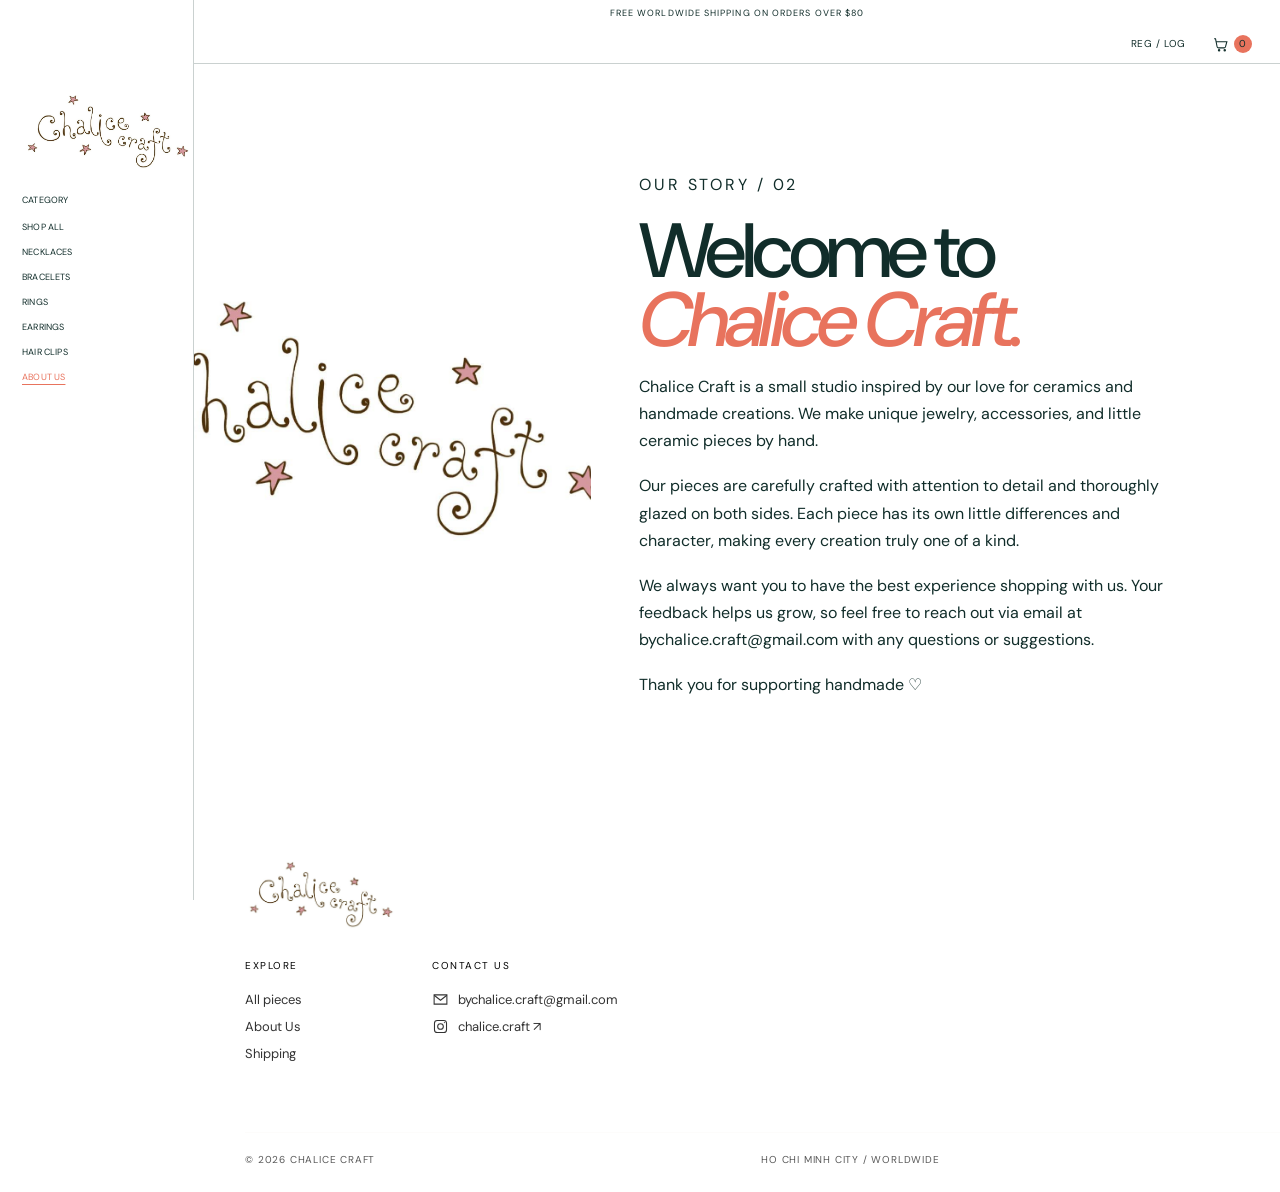
<file: about.html>
<!DOCTYPE html>
<html lang="en">
<head>
    <meta charset="UTF-8">
    <meta name="viewport" content="width=device-width, initial-scale=1.0">
    <title>About Us — Chalice Craft</title>
    <link rel="preconnect" href="https://fonts.googleapis.com">
    <link rel="preconnect" href="https://fonts.gstatic.com" crossorigin>
    <link href="https://fonts.googleapis.com/css2?family=DM+Mono:wght@400;500&family=DM+Sans:wght@400;500;600&family=Playfair+Display:ital,wght@0,500;0,600;1,500&display=swap" rel="stylesheet">
    <link rel="stylesheet" href="styles.css">
    <link rel="stylesheet" href="brand-footer.css">
</head>
<body class="about-page">
    <aside class="home-sidebar">
        <a class="sidebar-logo" href="index.html"><img src="./Image/Menu_Image.jpg" alt="Chalice Craft"></a>
        <nav class="sidebar-nav" aria-label="Shop collections">
            <p class="sidebar-filter-title">Category</p><a href="collection.html?type=all">Shop all</a><a href="collection.html?type=necklaces">Necklaces</a><a href="collection.html?type=bracelets">Bracelets</a><a href="collection.html?type=rings">Rings</a><a href="collection.html?type=earrings">Earrings</a><a href="collection.html?type=hair-clips">Hair clips</a><a href="about.html">About us</a>
        </nav>
        <div class="sidebar-foot"><span>Made slowly, worn daily</span><span>↓ Scroll to explore</span></div>
    </aside>
    <div class="announcement">Free worldwide shipping on orders over $80</div>
    <header class="site-header">
        <button class="menu-button" id="menuToggle" aria-label="Open menu" aria-expanded="false"><span></span><span></span></button>
        <nav class="desktop-nav"><a href="index.html#shop">Shop</a><a href="about.html">Our story</a></nav>
        <a href="index.html" aria-label="Chalice Craft home"><img src="./Image/Menu_Image.jpg" alt="Chalice Craft" class="wordmark header-mark"></a>
        <div class="header-actions">
            <button class="auth-button" id="loginToggle" aria-label="Register or sign in">Reg / Log</button>
            <button class="cart-button" id="cartToggle" aria-label="Open shopping cart"><svg class="cart-icon" viewBox="0 0 24 24" aria-hidden="true"><path d="M3 4h2l2.2 11.2a2 2 0 0 0 2 1.6h7.9a2 2 0 0 0 1.9-1.4L21 8H6"></path><circle cx="10" cy="20" r="1"></circle><circle cx="18" cy="20" r="1"></circle></svg><b id="cartCount">0</b></button>
        </div>
    </header>

    <main>
        <section class="about-story">
            <img src="Image/HRbanner_Chalice%20craft.jpg" alt="Chalice Craft story image">
            <div class="about-story-copy">
                <p class="eyebrow">Our story / 02</p>
                <h1>Welcome to<br><em>Chalice Craft.</em></h1>
                <p>Chalice Craft is a small studio inspired by our love for ceramics and handmade creations. We make unique jewelry, accessories, and little ceramic pieces by hand.</p>
                <p>Our pieces are carefully crafted with attention to detail and thoroughly glazed on both sides. Each piece has its own little differences and character, making every creation truly one of a kind.</p>
                <p>We always want you to have the best experience shopping with us. Your feedback helps us grow, so feel free to reach out via email at <a href="mailto:bychalice.craft@gmail.com">bychalice.craft@gmail.com</a> with any questions or suggestions.</p>
                <p>Thank you for supporting handmade ♡</p>
            </div>
        </section>
    </main>

    <footer>
        <img src="./Image/Menu_Image.jpg" alt="Chalice Craft" class="wordmark footer-mark">
        <div class="footer-links">
            <div>
                <p>Explore</p>
                <a href="index.html#shop">All pieces</a>
                <a href="about.html">About Us</a>
                <a href="shipping.html">Shipping</a>
            </div>
            <div>
                <p>Contact us</p>
                <a class="contact-link" href="mailto:bychalice.craft@gmail.com">
                    <svg class="contact-icon" viewBox="0 0 24 24" aria-hidden="true">
                        <path d="M3 5.5h18v13H3z"></path>
                        <path d="m3 6 9 7 9-7"></path>
                    </svg>
                    <span>bychalice.craft@gmail.com</span>
                </a>
                <a class="contact-link" href="https://www.instagram.com/chalice.craft/" target="_blank" rel="noopener noreferrer">
                    <svg class="contact-icon" viewBox="0 0 24 24" aria-hidden="true">
                        <rect x="3.5" y="3.5" width="17" height="17" rx="4"></rect>
                        <circle cx="12" cy="12" r="4"></circle>
                        <circle class="contact-icon-dot" cx="17.5" cy="6.5" r=".8"></circle>
                    </svg>
                    <span>chalice.craft ↗</span>
                </a>
            </div>
        </div>
        <div class="footer-bottom"><span>© 2026 Chalice Craft</span><span>Ho Chi Minh City / Worldwide</span><span>Privacy & terms</span></div>
    </footer>

    <script src="brand-menu.js"></script>
</body>
</html>
</file>
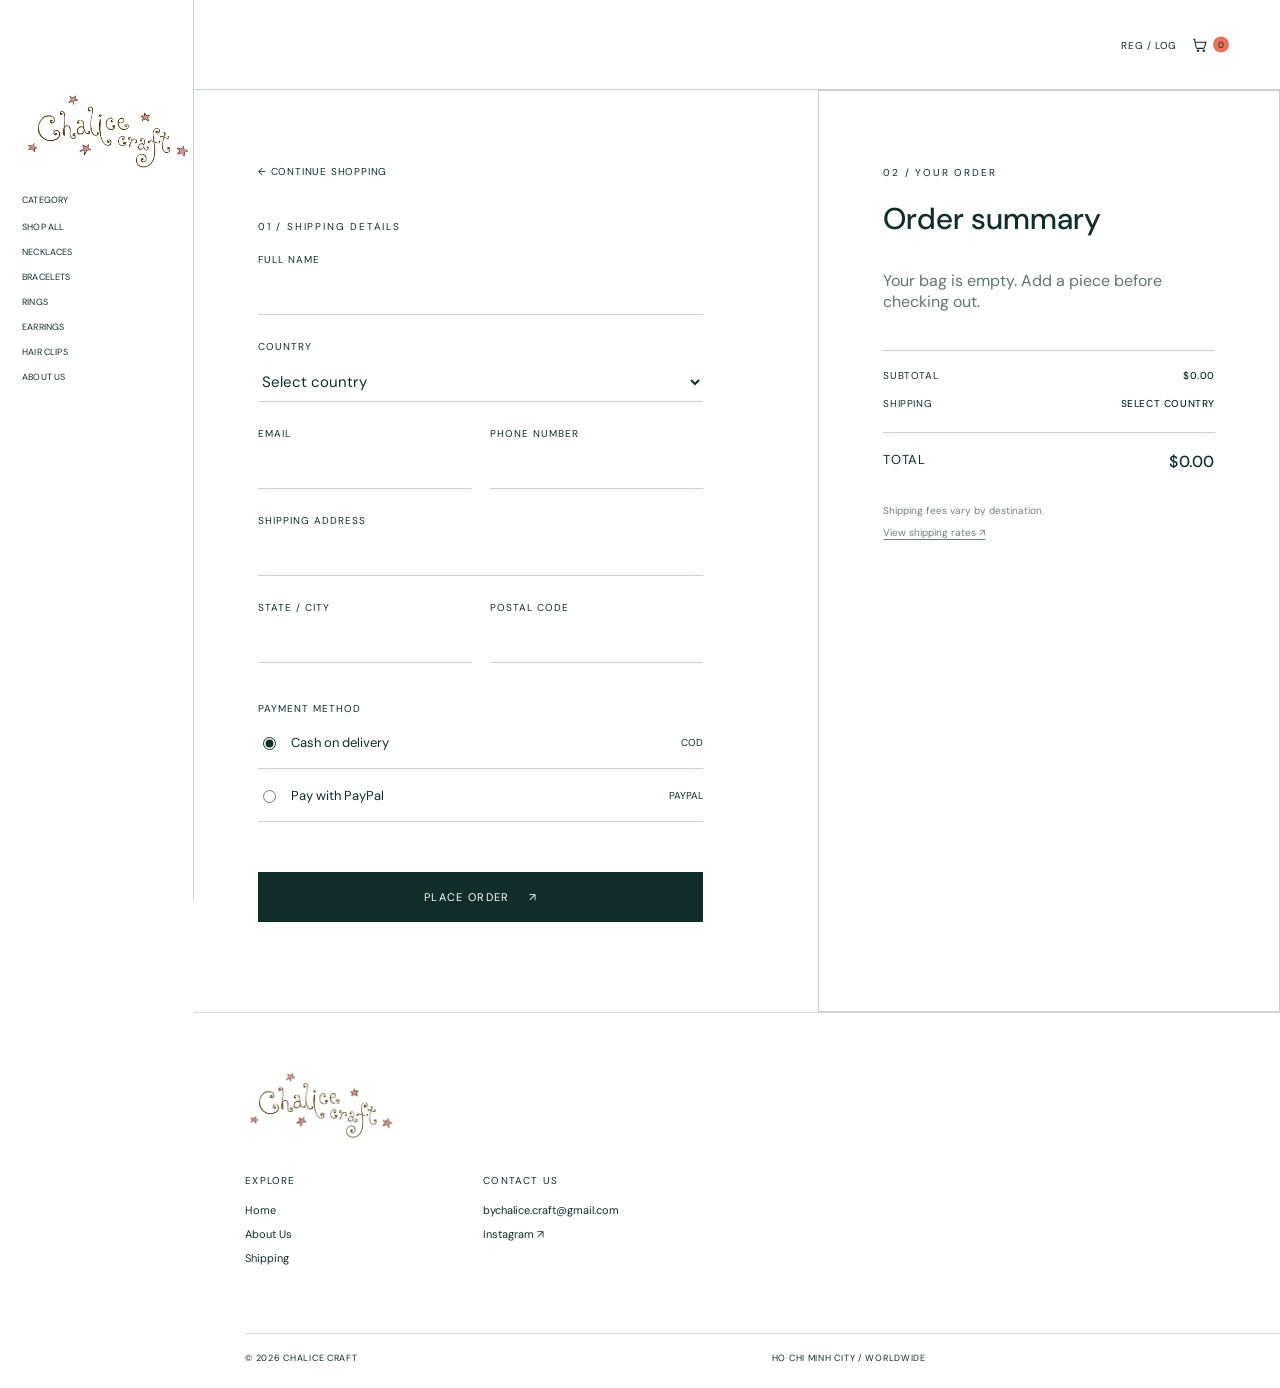
<file: checkout.html>
<!DOCTYPE html>
<html lang="vi">

<head>
    <meta charset="UTF-8">
    <meta name="viewport" content="width=device-width, initial-scale=1.0">
    <title>Checkout — Chalice Craft</title>
    <link rel="preconnect" href="https://fonts.googleapis.com">
    <link rel="preconnect" href="https://fonts.gstatic.com" crossorigin>
    <link
        href="https://fonts.googleapis.com/css2?family=DM+Mono:wght@400;500&family=DM+Sans:wght@400;500;600&family=Playfair+Display:ital,wght@0,500;0,600;1,500&display=swap"
        rel="stylesheet">
    <link rel="stylesheet" href="styles.css">
    <link rel="stylesheet" href="checkout.css">
    <link rel="stylesheet" href="brand-footer.css">
    <script
        src="https://www.paypal.com/sdk/js?client-id=ATZAfxWr8tBLNl9N3epnBsNObx57dxY2o4knFTLgL1XdFj6TJqGuj8sA7VQjhQ4xt7D67AWAEMZ2x8Zc&currency=USD&intent=capture&commit=true&components=buttons"></script>
</head>

<body class="checkout-page">
    <aside class="home-sidebar">
        <a class="sidebar-logo" href="index.html"><img src="./Image/Menu_Image.jpg" alt="Chalice Craft"></a>
        <nav class="sidebar-nav" aria-label="Shop collections">
            <p class="sidebar-filter-title">Category</p><a
                href="collection.html?type=all">Shop all</a><a href="collection.html?type=necklaces">Necklaces</a><a
                href="collection.html?type=bracelets">Bracelets</a><a href="collection.html?type=rings">Rings</a><a
                href="collection.html?type=earrings">Earrings</a><a href="collection.html?type=hair-clips">Hair
                clips</a><a href="about.html">About us</a>
        </nav>
        <div class="sidebar-foot"><span>Made slowly, worn daily</span><span>↓ Scroll to explore</span></div>
    </aside>
    <header class="checkout-header">
        <button class="brand-mobile-toggle" type="button" aria-label="Open menu"
            aria-expanded="false"><span></span><span></span></button>
        <a class="checkout-brand" href="index.html" aria-label="Chalice Craft home">
            <img src="./Image/Menu_Image.jpg" alt="Chalice Craft" class="checkout-brand-image">
        </a>
    </header>
    <main class="checkout-main">
        <section class="checkout-form">
            <a class="checkout-continue" href="index.html">← Continue shopping</a>
            <p class="eyebrow">01 / Shipping details</p>
            <form id="paymentForm">
                <div class="field full"><label for="fullName">Full name</label><input id="fullName" required
                        autocomplete="name"></div>
                <div class="field full"><label for="country">Country</label><select id="country" required>
                        <option value="" selected disabled>Select country</option>
                        <option value="10">United States - Mainland (US)</option>
                        <option value="15">United States - Islands (US)</option>
                        <option value="10">United Kingdom (UK)</option>
                        <option value="10">Singapore</option>
                        <option value="12">Canada</option>
                        <option value="12">Australia</option>
                        <option value="12">New Zealand</option>
                        <option value="12">Saudi Arabia</option>
                        <option value="12">Japan</option>
                        <option value="12">South Korea</option>
                        <option value="12">Hong Kong</option>
                        <option value="9">Thailand</option>
                        <option value="9">Malaysia</option>
                        <option value="9">Philippines</option>
                        <option value="9">Indonesia</option>
                        <option value="9">Brunei</option>
                        <option value="9">India</option>
                        <option value="12">Taiwan</option>
                        <option value="0">Vietnam</option>
                        <option value="16">European Countries and Other Regions</option>
                    </select></div>
                <div class="field"><label for="email">Email</label><input id="email" type="email" required
                        autocomplete="email"></div>
                <div class="field"><label for="phone">Phone number</label><input id="phone" type="tel" required
                        autocomplete="tel"></div>
                <div class="field full"><label for="address">Shipping address</label><input id="address" required
                        autocomplete="street-address"></div>
                <div class="field"><label for="city">State / City</label><input id="city" required
                        autocomplete="address-level2"></div>
                <div class="field"><label for="postal">Postal code</label><input id="postal" inputmode="numeric"
                        required></div>
                <div class="payment-method full"><label>Payment method</label><label class="payment-option"><input
                            type="radio" name="payment" checked> <span>Cash on delivery</span><b>COD</b></label></div>
                <p class="checkout-error" id="checkoutError"></p><button class="place-order" type="submit">Place order
                    <span>↗</span></button>
            </form>
        </section>
        <aside class="order-summary">
            <p class="eyebrow">02 / Your order</p>
            <h2>Order summary</h2>
            <div id="summaryItems"></div>
            <div class="summary-lines">
                <div><span>Subtotal</span><strong id="summarySubtotal">$0.00</strong></div>
                <div><span>Shipping</span><strong id="summaryShipping">$0.00</strong></div>
                <div class="total-line"><span>Total</span><strong id="summaryTotal">$0.00</strong></div>
            </div>
            <p class="shipping-note">Shipping fees vary by destination. <a href="shipping.html">View shipping rates
                    ↗</a></p>
        </aside>
    </main>
    <div class="order-success" id="orderSuccess">
        <div>
            <p class="eyebrow">Order received</p>
            <h2>Thank you,<br><em>we've got it.</em></h2>
            <p>Your Chalice Craft order is being prepared with care.</p><a href="index.html">Back to shop ↗</a>
        </div>
    </div>
    <script src="checkout.js"></script>
    <footer class="brand-footer">
        <img class="brand-footer-logo" src="Image/Menu_Image.jpg" alt="Chalice Craft">
        <div class="brand-footer-links">
            <div>
                <h2>Explore</h2><a href="index.html">Home</a><a href="about.html">About Us</a><a
                    href="shipping.html">Shipping</a>
            </div>
            <div>
                <h2>Contact us</h2><a href="mailto:bychalice.craft@gmail.com">bychalice.craft@gmail.com</a><a
                    href="https://www.instagram.com/chalice.craft/" target="_blank" rel="noopener noreferrer">Instagram
                    ↗</a>
            </div>
        </div>
        <div class="brand-footer-bottom"><span>© 2026 Chalice Craft</span><span>Ho Chi Minh City /
                Worldwide</span><span>Privacy & terms</span></div>
    </footer>
    <script src="brand-menu.js"></script>
    <style>
        @media (max-width: 700px) {
            .checkout-page {
                padding-top: 70px;
            }

            .checkout-page > .checkout-header {
                position: fixed !important;
                top: 0 !important;
                left: 0;
                right: 0;
                z-index: 40 !important;
                background: #fff;
            }

            .checkout-header .checkout-brand {
                position: absolute !important;
                left: 50% !important;
                top: 50% !important;
                right: auto !important;
                grid-column: 1 / -1 !important;
                transform: translate(-50%, -50%) !important;
                margin: 0 !important;
            }
        }
    </style>
</body>

</html>
</file>
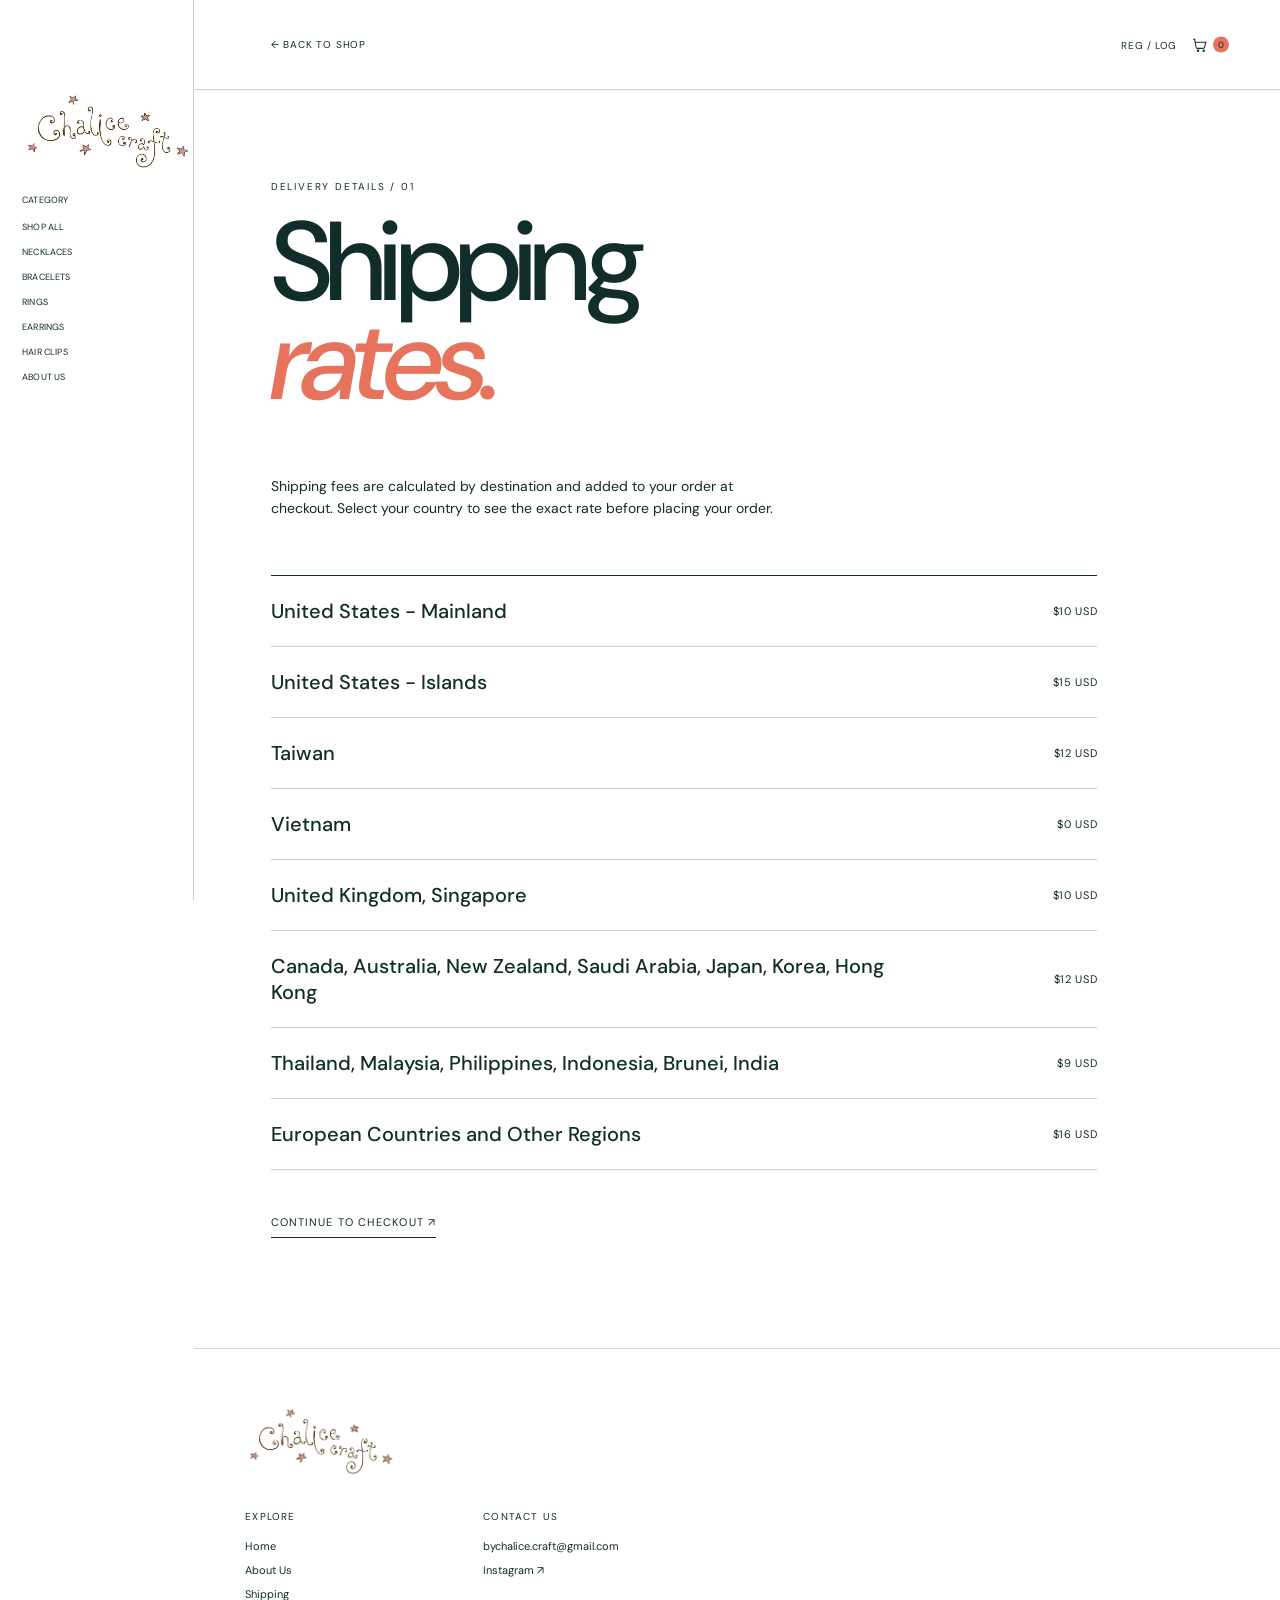
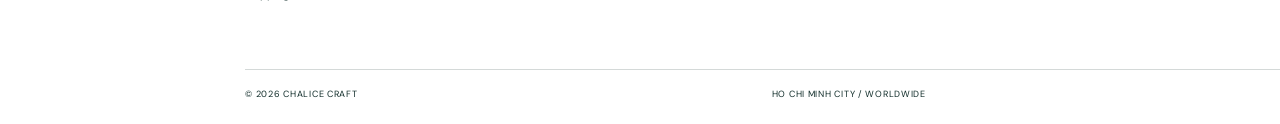
<file: shipping.html>
<!DOCTYPE html>
<html lang="en">

<head>
    <meta charset="UTF-8">
    <meta name="viewport" content="width=device-width, initial-scale=1.0">
    <title>Shipping — Chalice Craft</title>
    <link rel="preconnect" href="https://fonts.googleapis.com">
    <link rel="preconnect" href="https://fonts.gstatic.com" crossorigin>
    <link
        href="https://fonts.googleapis.com/css2?family=DM+Mono:wght@400;500&family=DM+Sans:wght@400;500;600&family=Playfair+Display:ital,wght@0,500;0,600;1,500&display=swap"
        rel="stylesheet">
    <link rel="stylesheet" href="styles.css">
    <link rel="stylesheet" href="checkout.css">
    <style>
        .shipping-page {
            min-height: 100vh;
            background: white;
        }

        .shipping-header {
            height: 90px;
            padding: 0 6vw;
            border-bottom: 1px solid var(--line);
            display: flex;
            align-items: center;
            justify-content: space-between;
            position: sticky;
            top: 0;
            z-index: 30;
            background: #fff;
        }

        .shipping-main {
            max-width: 980px;
            margin: 0 auto;
            padding: 90px 6vw 110px;
        }

        .shipping-main h1 {
            font: 500 clamp(58px, 9vw, 112px)/.88 var(--serif);
            letter-spacing: -.06em;
            margin: 0 0 65px;
        }

        .shipping-main h1 em {
            color: var(--coral);
            font-weight: 500;
        }

        .shipping-intro {
            max-width: 520px;
            margin-bottom: 55px;
            line-height: 1.6;
        }

        .shipping-table {
            border-top: 1px solid var(--ink);
        }

        .shipping-row {
            display: grid;
            grid-template-columns: 1fr 180px;
            gap: 20px;
            padding: 22px 0;
            border-bottom: 1px solid var(--line);
            align-items: center;
        }

        .shipping-row strong {
            font: 500 20px var(--serif);
        }

        .shipping-row span {
            font: 11px var(--mono);
            text-transform: uppercase;
            letter-spacing: .06em;
            text-align: right;
        }

        .shipping-back {
            display: inline-block;
            margin-top: 45px;
            border-bottom: 1px solid var(--ink);
            padding-bottom: 8px;
            font: 11px var(--mono);
            text-transform: uppercase;
            letter-spacing: .1em;
        }

        @media (max-width: 600px) {
            .shipping-header {
                height: 72px;
                padding: 0 20px;
            }

            .shipping-header .wordmark {
                font-size: 28px;
            }

            .shipping-main {
                padding: 65px 22px 80px;
            }

            .shipping-main h1 {
                margin-bottom: 45px;
            }

            .shipping-row {
                grid-template-columns: 1fr 90px;
            }

            .shipping-row strong {
                font-size: 16px;
            }

            .shipping-row span {
                font-size: 9px;
            }
        }
            .shipping-page > .home-sidebar {
                position: fixed;
                inset: 0 auto 0 0;
                width: 194px;
                padding: 25px 22px 20px;
                background: #fff;
                border-right: 1px solid var(--line);
                z-index: 8;
            }

            .shipping-page > .home-sidebar .sidebar-logo img {
                display: block;
                width: 169px;
                height: 79px;
                object-fit: contain;
                margin-top: 64px;
                margin-bottom: -19px;
            }

            .shipping-page > .home-sidebar .sidebar-nav {
                display: flex;
                flex-direction: column;
                gap: 13px;
            }

            .shipping-page > .home-sidebar .sidebar-nav a,
            .shipping-page > .home-sidebar .sidebar-foot {
                font: 9px var(--mono);
                text-transform: uppercase;
            }

            .shipping-page > .shipping-header,
            .shipping-page > .shipping-main {
                margin-left: 194px;
            }

            @media (max-width: 600px) {
                .shipping-page > .home-sidebar {
                    position: static;
                    width: auto;
                    padding: 18px 20px;
                    border-right: 0;
                }

                .shipping-page > .home-sidebar .sidebar-logo {
                    margin: 0 auto 18px;
                }

                .shipping-page > .home-sidebar .sidebar-logo img {
                    width: 125px;
                    height: auto;
                    margin: 0 auto;
                }

                .shipping-page > .home-sidebar .sidebar-nav {
                    flex-direction: row;
                    flex-wrap: wrap;
                    gap: 12px 18px;
                }

                .shipping-page > .home-sidebar .sidebar-foot {
                    display: none;
                }

                .shipping-page > .shipping-header,
                .shipping-page > .shipping-main {
                    margin-left: 0;
                }
            }

    </style>
    <link rel="stylesheet" href="brand-footer.css">
</head>

<body class="shipping-page">
    <aside class="home-sidebar">
        <a class="sidebar-logo" href="index.html"><img src="./Image/Menu_Image.jpg" alt="Chalice Craft"></a>
        <nav class="sidebar-nav" aria-label="Shop collections">
            <p class="sidebar-filter-title">Category</p><a href="collection.html?type=all">Shop all</a><a href="collection.html?type=necklaces">Necklaces</a><a href="collection.html?type=bracelets">Bracelets</a><a href="collection.html?type=rings">Rings</a><a href="collection.html?type=earrings">Earrings</a><a href="collection.html?type=hair-clips">Hair clips</a><a href="about.html">About us</a>
        </nav>
        <div class="sidebar-foot"><span>Made slowly, worn daily</span><span>↓ Scroll to explore</span></div>
    </aside>
    <header class="shipping-header">
        <button class="brand-mobile-toggle" type="button" aria-label="Open menu" aria-expanded="false"><span></span><span></span></button>
        <a class="wordmark" href="index.html">Chalice Craft<span>°</span></a>
        <a class="back-link" href="index.html">← Back to shop</a>
    </header>
    <main class="shipping-main">
        <p class="eyebrow">Delivery details / 01</p>
        <h1>Shipping<br><em>rates.</em></h1>
        <p class="shipping-intro">Shipping fees are calculated by destination and added to your order at checkout.
            Select your country to see the exact rate before placing your order.</p>
        <div class="shipping-table" aria-label="Shipping rates by region">
            <div class="shipping-row"><strong>United States - Mainland</strong><span>$10 USD</span></div>
            <div class="shipping-row"><strong>United States - Islands</strong><span>$15 USD</span></div>
            <div class="shipping-row"><strong>Taiwan</strong><span>$12 USD</span></div>
            <div class="shipping-row"><strong>Vietnam</strong><span>$0 USD</span></div>
            <div class="shipping-row"><strong>United Kingdom, Singapore</strong><span>$10 USD</span></div>
            <div class="shipping-row"><strong>Canada, Australia, New Zealand, Saudi Arabia, Japan, Korea, Hong
                    Kong</strong><span>$12 USD</span></div>
            <div class="shipping-row"><strong>Thailand, Malaysia, Philippines, Indonesia, Brunei, India</strong><span>$9
                    USD</span></div>
            <div class="shipping-row"><strong>European Countries and Other Regions</strong><span>$16 USD</span></div>
        </div>
        <a class="shipping-back" href="checkout.html">Continue to checkout ↗</a>
    </main>
    <footer class="brand-footer">
        <img class="brand-footer-logo" src="Image/Menu_Image.jpg" alt="Chalice Craft">
        <div class="brand-footer-links"><div><h2>Explore</h2><a href="index.html">Home</a><a href="about.html">About Us</a><a href="shipping.html">Shipping</a></div><div><h2>Contact us</h2><a href="mailto:bychalice.craft@gmail.com">bychalice.craft@gmail.com</a><a href="https://www.instagram.com/chalice.craft/" target="_blank" rel="noopener noreferrer">Instagram ↗</a></div></div>
        <div class="brand-footer-bottom"><span>© 2026 Chalice Craft</span><span>Ho Chi Minh City / Worldwide</span><span>Privacy & terms</span></div>
    </footer>
    <script src="brand-menu.js"></script>
</body>

</html>
</file>
<file: styles.css>
:root {
    --ink: #112d2a;
    --paper: #ffffff;
    --lime: #dbe85c;
    --coral: #e8735d;
    --line: rgba(17, 45, 42, .22);
    --serif: 'DM Sans', sans-serif;
    --sans: 'DM Sans', sans-serif;
    --mono: 'DM Sans', sans-serif
}

* {
    box-sizing: border-box
}

.intro-visual {
    width: min(34vw, 430px);
    aspect-ratio: 1 / 1.08;
    background: url('https://images.unsplash.com/photo-1617038220319-276d3cfab638?auto=format&fit=crop&w=900&q=85') center / cover;
    filter: saturate(.78);
    transform: rotate(2deg);
    box-shadow: 14px 14px 0 var(--lime)
}

html {
    scroll-behavior: smooth
}

body {
    margin: 0;
    background: white;
    color: var(--ink);
    font-family: var(--sans);
    font-size: 14px
}

button, a {
    color: inherit;
    font: inherit
}

button {
    border: 0;
    background: none;
    cursor: pointer
}

a {
    text-decoration: none
}

.announcement {
    background: white;
    height: 34px;
    display: flex;
    align-items: center;
    justify-content: center;
    gap: 20px;
    text-transform: uppercase;
    letter-spacing: .12em;
    font: 11px var(--mono);
    position: sticky;
    top: 0;
    z-index: 30
}

.announcement span {
    font-size: 16px
}

.site-header {
    height: 82px;
    border-bottom: 1px solid white;
    display: grid;
    grid-template-columns: 1fr auto 1fr;
    align-items: center;
    padding: 0 4vw;
    position: sticky;
    top: 34px;
    z-index: 29;
    background: #fff
}

.desktop-nav {
    display: flex;
    gap: 28px;
    text-transform: uppercase;
    letter-spacing: .1em;
    font: 11px var(--mono)
}

.desktop-nav a, .text-link {
    transition: opacity .2s
}

.desktop-nav a:hover, .text-link:hover {
    opacity: .55
}

.wordmark {
    font: 500 clamp(22px, 4vw, 40px)/1 var(--serif);
    letter-spacing: -.08em
}

.wordmark span {
    font: 20px var(--sans);
    vertical-align: top;
    margin-left: 2px
}

.header-actions {
    justify-self: end;
    display: flex;
    align-items: center;
    gap: 18px
}

.icon-button {
    font-size: 27px;
    line-height: 1
}

.auth-button {
    font: 10px var(--mono);
    text-transform: uppercase;
    letter-spacing: .06em;
    white-space: nowrap;
    position: absolute;
    right: 22px;
}

.auth-button:hover {
    opacity: .55;
}

.cart-button {
    font: 11px var(--mono);
    text-transform: uppercase;
    letter-spacing: .08em
}

.cart-icon {
    width: 17px;
    height: 17px;
    fill: none;
    stroke: currentColor;
    stroke-width: 1.5;
    vertical-align: middle;
}

.cart-button b {
    background: var(--coral);
    display: inline-flex;
    width: 18px;
    height: 18px;
    border-radius: 50%;
    align-items: center;
    justify-content: center;
    font: 10px var(--mono);
    margin-left: 5px
}

.menu-button {
    background-color: #000000;
    display: none;
}

.collection-intro {
    padding: 82px 8vw 88px;
    display: flex;
    justify-content: space-between;
    align-items: end;
    min-height: 365px
}

.eyebrow {
    font: 10px var(--mono);
    text-transform: uppercase;
    letter-spacing: .18em;
    margin: 0 0 20px
}

.collection-intro h1 {
    font: 500 clamp(48px, 7vw, 102px)/.92 var(--serif);
    letter-spacing: -.06em;
    margin: 0
}

.collection-intro h1 em, .story-copy h2 em, .signup h2 em {
    font-weight: 500;
    color: var(--coral)
}

.filter-tabs {
    display: flex;
    gap: 25px
}

.filter-tabs button, .sort-button, .sort-menu button {
    font: 11px var(--mono);
    text-transform: uppercase;
    letter-spacing: .06em;
    opacity: .58
}

.filter-tabs button.active, .filter-tabs button:hover, .sort-button:hover {
    opacity: 1
}

.filter-tabs button.active {
    border-bottom: 1px solid var(--ink);
    padding-bottom: 4px
}

.sort-button span {
    font-size: 15px;
    margin-left: 7px
}

.sort-menu {
    position: absolute;
    right: 4vw;
    top: 57px;
    background: var(--paper);
    border: 1px solid var(--line);
    z-index: 5;
    display: none;
    padding: 8px 0;
    width: 190px
}

.sort-menu.open {
    display: block
}

.sort-menu button {
    display: block;
    text-align: left;
    width: 100%;
    padding: 10px 15px;
    opacity: 1
}

.sort-menu button:hover {
    background: white;
}

.product-grid {
    display: grid;
    grid-template-columns: repeat(4, 1fr);
    gap: 0 14px;
    padding: 14px 4vw 55px
}

.pagination {
    display: flex;
    justify-content: center;
    align-items: center;
    gap: 8px;
    padding: 0 4vw 75px;
}

.pagination:empty {
    display: none;
}

.pagination button {
    min-width: 32px;
    height: 32px;
    padding: 0 8px;
    border: 1px solid var(--line);
    font: 10px var(--mono);
}

.pagination button:hover, .pagination button.active {
    background: var(--ink);
    color: var(--paper);
}

.pagination button:disabled {
    opacity: .3;
    cursor: default;
}

.product-card {
    min-width: 0;
    position: relative;
    margin-bottom: 38px
}

.product-image {
    aspect-ratio: 1/1.12;
    position: relative;
    overflow: hidden;
    background: #ffffff
}

.product-image img {
    width: 100%;
    height: 100%;
    object-fit: cover;
    display: block;
    transition: transform .5s
}

.product-card:hover .product-image img {
    transform: scale(1.045)
}

.product-card .tag {
    position: absolute;
    top: 12px;
    left: 12px;
    background: var(--lime);
    padding: 6px 9px;
    font: 9px var(--mono);
    text-transform: uppercase;
    letter-spacing: .07em;
    z-index: 1
}

.wishlist {
    position: absolute;
    right: 13px;
    top: 10px;
    font-size: 24px;
    z-index: 2
}

.wishlist.liked {
    color: var(--coral)
}

.product-info {
    display: flex;
    justify-content: space-between;
    gap: 10px;
    padding-top: 12px
}

.product-name {
    font: 500 16px var(--serif);
    margin: 0 0 5px
}

.product-meta {
    font: 10px var(--mono);
    text-transform: uppercase;
    letter-spacing: .08em;
    opacity: .55
}

.product-price {
    font: 11px var(--mono);
    padding-top: 2px;
    white-space: nowrap
}

.old-price {
    text-decoration: line-through;
    opacity: .5;
    margin-right: 5px
}

.story-band {
    background: var(--ink);
    color: var(--paper);
    display: grid;
    grid-template-columns: 1.1fr .9fr;
    min-height: 550px
}

.story-image {
    background: url('https://images.unsplash.com/photo-1617038220319-276d3cfab638?auto=format&fit=crop&w=1200&q=85') center/cover;
    filter: saturate(.7)
}

.story-copy {
    padding: 12vw 9vw 10vw
}

.story-copy h2, .signup h2 {
    font: 500 clamp(45px, 5vw, 75px)/.96 var(--serif);
    letter-spacing: -.05em;
    margin: 0 0 32px
}

.story-copy p:not(.eyebrow) {
    max-width: 300px;
    line-height: 1.65;
    color: #d9d8ce
}

.text-link {
    display: inline-block;
    margin-top: 38px;
    border-bottom: 1px solid var(--paper);
    padding-bottom: 8px;
    font: 11px var(--mono);
    text-transform: uppercase;
    letter-spacing: .08em
}

.text-link span, .checkout-button span, .signup button span {
    margin-left: 12px
}

.signup {
    padding: 70px 8vw 75px;
    display: flex;
    flex-direction: column;
    align-items: center;
    text-align: center
}

.signup h2 {
    margin-bottom: 42px
}

.signup form {
    width: min(490px, 100%);
    display: flex;
    border-bottom: 1px solid var(--ink);
    padding-bottom: 10px
}

.signup input {
    background: none;
    border: 0;
    outline: 0;
    flex: 1;
    font: 14px var(--sans);
    color: var(--ink)
}

.signup button {
    font: 11px var(--mono);
    text-transform: uppercase;
    letter-spacing: .1em
}

.signup small {
    font: 11px var(--mono);
    opacity: .55;
    margin-top: 17px
}

footer {
    background: white;
    color: black;
    padding: 6px 4vw 26px
}

.footer-mark {
    display: block;
    color: black;
    width: 150px;
    height: auto;
    margin-bottom: -40px;
}

.footer-links {
    display: flex;
    gap: 130px;
    margin: 70px 0
}


.footer-links div {
    display: flex;
    flex-direction: column;
    gap: 10px
}

.footer-links p {
    color: black;
    font: 10px var(--mono);
    text-transform: uppercase;
    letter-spacing: .15em;
    margin: 0 0 9px
}

.footer-links a {
    font: 13px var(--sans);
    opacity: .8
}

.contact-link {
    display: inline-flex;
    align-items: center;
    gap: 9px;
}

.contact-icon {
    width: 17px;
    height: 17px;
    flex: 0 0 17px;
    fill: none;
    stroke: currentColor;
    stroke-width: 1.5;
}

.contact-icon-dot {
    fill: currentColor;
    stroke: none;
}

.footer-bottom {
    border-top: 1px solid rgba(244, 240, 232, .25);
    padding-top: 20px;
    display: flex;
    justify-content: space-between;
    font: 10px var(--mono);
    text-transform: uppercase;
    letter-spacing: .08em;
    opacity: .65
}

.search-overlay {
    position: fixed;
    inset: 0;
    background: var(--paper);
    color: var(--ink);
    z-index: 20;
    padding: 13vh 12vw;
    display: none
}

.search-overlay.open {
    display: block
}

.close-search {
    position: absolute;
    right: 5vw;
    top: 35px;
    font-size: 30px
}

.search-overlay label {
    display: block;
    font: 10px var(--mono);
    text-transform: uppercase;
    letter-spacing: .15em;
    margin-bottom: 25px
}

.search-overlay input {
    width: 100%;
    background: transparent;
    border: 0;
    border-bottom: 1px solid var(--ink);
    font: 500 clamp(40px, 8vw, 100px) var(--serif);
    outline: 0;
    padding-bottom: 10px;
    color: var(--ink)
}

.search-overlay p {
    font: 11px var(--mono);
    margin-top: 22px
}

.search-results {
    display: grid;
    gap: 0;
    max-width: 760px;
    margin-top: 42px;
    border-top: 1px solid var(--line);
}

.search-result {
    display: grid;
    grid-template-columns: 62px 1fr auto;
    gap: 15px;
    align-items: center;
    padding: 12px 0;
    border-bottom: 1px solid var(--line);
    text-align: left;
}

.search-result:hover {
    background: rgba(17, 45, 42, .06);
}

.search-result img {
    width: 62px;
    height: 62px;
    object-fit: cover;
}

.search-result strong {
    display: block;
    font: 500 18px var(--serif);
    margin-bottom: 5px;
}

.search-result small, .search-result b {
    font: 9px var(--mono);
    text-transform: uppercase;
    letter-spacing: .06em;
    opacity: .6;
}

.search-result b {
    opacity: 1;
    white-space: nowrap;
}

.search-empty {
    padding: 18px 0;
    font: 11px var(--mono);
    opacity: .65;
}

.login-modal {
    position: fixed;
    inset: 0;
    background: rgba(17, 45, 42, .45);
    z-index: 25;
    display: none;
    align-items: center;
    justify-content: center;
    padding: 20px
}

.login-modal.open {
    display: flex
}

.login-box {
    position: relative;
    background: white;
    width: min(460px, 100%);
    padding: 58px 48px 45px;
    box-shadow: 0 20px 80px rgba(17, 45, 42, .18)
}

.close-login {
    position: absolute;
    right: 22px;
    top: 16px;
    font-size: 27px
}

.login-box h2 {
    font: 500 48px/.95 var(--serif);
    letter-spacing: -.05em;
    margin: 0 0 35px
}

.login-box h2 em {
    color: var(--coral);
    font-weight: 500
}

.login-box form {
    display: flex;
    flex-direction: column
}

.login-box label {
    font: 10px var(--mono);
    letter-spacing: .1em;
    text-transform: uppercase;
    margin: 0 0 8px
}

.login-box input {
    height: 40px;
    background: transparent;
    border: 0;
    border-bottom: 1px solid var(--line);
    outline: 0;
    margin-bottom: 23px;
    color: var(--ink);
    font: 16px var(--sans)
}

.login-box input:focus {
    border-color: var(--ink)
}

.login-box select {
    height: 40px;
    background: transparent;
    border: 0;
    border-bottom: 1px solid var(--line);
    outline: 0;
    margin-bottom: 23px;
    color: var(--ink);
    font: 15px var(--sans)
}

.login-box select:focus {
    border-color: var(--ink)
}

.phone-field {
    display: flex;
    align-items: center;
    border-bottom: 1px solid var(--line);
    margin-bottom: 23px
}

.phone-field:focus-within {
    border-color: var(--ink)
}

.phone-field span {
    font: 15px var(--sans);
    padding-right: 10px;
    opacity: .65
}

.phone-field input {
    flex: 1;
    border-bottom: 0;
    margin-bottom: 0
}

.terms-check {
    display: flex !important;
    flex-direction: row;
    align-items: flex-start;
    gap: 9px;
    text-transform: none !important;
    letter-spacing: 0 !important;
    line-height: 1.4;
    margin: 0 0 18px !important;
}

.terms-check input {
    width: 15px;
    height: 15px;
    margin: 1px 0 0;
    accent-color: var(--ink);
}

.terms-check span {
    font: 11px var(--sans);
}

.account-switch {
    font: 11px var(--mono);
    text-align: center;
    margin: 20px 0 0;
}

.account-switch button {
    border-bottom: 1px solid var(--ink);
    text-transform: uppercase;
    font: inherit;
}

.login-box form[hidden] {
    display: none;
}

.login-error {
    min-height: 18px;
    color: var(--coral);
    font: 11px var(--mono);
    margin: 0 0 10px
}

.login-submit {
    background: var(--ink);
    color: var(--paper);
    padding: 16px;
    font: 11px var(--mono);
    letter-spacing: .1em;
    text-transform: uppercase
}

.login-submit span {
    margin-left: 12px
}

.login-note {
    font: 10px var(--mono);
    opacity: .55;
    margin: 20px 0 0;
    text-align: center
}

.toast {
    position: fixed;
    right: 28px;
    bottom: 28px;
    z-index: 40;
    display: flex;
    align-items: center;
    gap: 12px;
    min-width: 250px;
    padding: 15px 16px;
    background: var(--ink);
    color: var(--paper);
    box-shadow: 0 12px 30px rgba(17, 45, 42, .2);
    transform: translateY(130%);
    opacity: 0;
    transition: transform .3s ease, opacity .3s ease;
}

.toast.show {
    transform: translateY(0);
    opacity: 1;
}

.toast-mark {
    display: grid;
    place-items: center;
    width: 20px;
    height: 20px;
    border-radius: 50%;
    background: var(--lime);
    color: var(--ink);
    font: 12px var(--mono);
}

.toast-message {
    font: 11px var(--mono);
    text-transform: uppercase;
    letter-spacing: .08em;
}

.toast button {
    margin-left: auto;
    color: inherit;
    font-size: 18px;
    line-height: 1;
}

@media (max-width: 600px) {
    .toast {
        right: 16px;
        bottom: 16px;
        left: 16px;
        min-width: 0;
    }
}

.cart-drawer {
    position: fixed;
    z-index: 15;
    right: 0;
    top: 0;
    height: 100vh;
    width: min(440px, 100%);
    background: white;
    transform: translateX(100%);
    transition: transform .35s;
    display: flex;
    flex-direction: column;
    padding: 30px
}

.cart-drawer.open {
    transform: translateX(0)
}

.profile-drawer {
    position: fixed;
    z-index: 16;
    right: 0;
    top: 0;
    height: 100vh;
    width: min(420px, 100%);
    background: var(--paper);
    transform: translateX(100%);
    transition: transform .35s;
    padding: 30px;
}

.profile-drawer.open {
    transform: translateX(0);
}

.profile-form {
    display: flex;
    flex-direction: column;
    padding-top: 30px;
}

.profile-form label {
    font: 10px var(--mono);
    text-transform: uppercase;
    letter-spacing: .1em;
    margin: 0 0 8px;
}

.profile-form input, .profile-form select {
    height: 40px;
    background: transparent;
    border: 0;
    border-bottom: 1px solid var(--line);
    outline: 0;
    margin-bottom: 23px;
    color: var(--ink);
    font: 15px var(--sans);
}

.profile-form input:focus, .profile-form select:focus {
    border-color: var(--ink);
}

.profile-error {
    min-height: 18px;
    color: var(--coral);
    font: 11px var(--mono);
    margin: 0 0 10px;
}

.profile-logout {
    width: 100%;
    margin-top: 16px;
    padding: 12px;
    border: 1px solid var(--coral);
    color: var(--coral);
    font: 10px var(--mono);
    text-transform: uppercase;
    letter-spacing: .08em;
}

.profile-logout:hover {
    background: var(--coral);
    color: var(--paper);
}

.drawer-head {
    display: flex;
    justify-content: space-between;
    border-bottom: 1px solid var(--line);
    padding-bottom: 22px
}

.drawer-head h2 {
    font: 500 26px var(--serif);
    margin: 0
}

.drawer-head h2 span {
    font: 11px var(--mono);
    vertical-align: top
}

.drawer-head button {
    font-size: 26px
}

.cart-items {
    flex: 1;
    padding-top: 20px
}

.empty-cart {
    font: 16px var(--serif);
    opacity: .65
}

.cart-line {
    display: flex;
    gap: 13px;
    margin-bottom: 20px
}

.cart-line img {
    width: 75px;
    height: 85px;
    object-fit: cover
}

.cart-line h3 {
    font: 500 16px var(--serif);
    margin: 3px 0 8px
}

.cart-line p {
    font: 10px var(--mono);
    margin: 0
}

.cart-quantity-control {
    display: inline-flex;
    align-items: center;
    gap: 7px;
    margin-top: 8px;
    font: 10px var(--mono);
}

.cart-quantity-control button {
    width: 20px;
    height: 20px;
    padding: 0;
    border: 1px solid var(--line);
    background: transparent;
    cursor: pointer;
    line-height: 1;
}

.cart-quantity-control button:hover {
    background: var(--ink);
    color: var(--paper);
}

.remove-item {
    margin-left: auto;
    font-size: 19px
}

.cart-footer {
    border-top: 1px solid var(--line);
    padding-top: 20px
}

.cart-footer>div {
    display: flex;
    justify-content: space-between;
    font: 11px var(--mono);
    text-transform: uppercase;
    margin-bottom: 20px
}

.checkout-button {
    width: 100%;
    padding: 17px;
    background: var(--ink);
    color: var(--paper);
    font: 11px var(--mono);
    text-transform: uppercase;
    letter-spacing: .1em
}

.scrim {
    display: none;
    position: fixed;
    inset: 0;
    background: rgba(17, 45, 42, .35);
    z-index: 10
}

.scrim.open {
    display: block
}

@media(max-width:760px) {
    .site-header .menu-button {
        position: relative;
        width: 44px;
        height: 44px;
        display: flex;
        align-items: center;
        justify-content: center;
        gap: 4px;
        background: #ffffff;
        border: 0;
    }

    .site-header .menu-button::before {
        display: none;
    }

    .site-header .menu-button span {
        width: 20px;
        height: 2px;
        background: #000000;
    }

    .announcement {
        font-size: 9px;
        gap: 7px
    }

    .site-header {
        height: 70px;
        padding: 0 18px;
        grid-template-columns: 44px 1fr auto;
        gap: 10px;
    }

    .desktop-nav {
        display: none
    }

    .menu-button {
        display: flex;
        flex-direction: column;
        gap: 5px;
        align-items: center;
        justify-content: center;
        width: 44px;
        height: 40px;
        padding: 0;
        color: #000000;
        background: transparent;
    }

    .menu-button span {
        display: block;
        height: 2px;
        background: #000000;
        width: 20px;
    }

    .wordmark {
        display: block;
        width: 122px;
        height: 54px;
        object-fit: contain;
        justify-self: center;
    }

    .header-actions {
        gap: 10px
    }

    .cart-button {
        font-size: 10px
    }

    .collection-intro {
        padding: 62px 22px 60px;
        display: block;
        min-height: 0
    }

    .collection-intro h1 {
        font-size: 57px
    }

    .intro-note {
        width: 250px;
        margin: 42px 0 0 auto
    }

    .toolbar {
        padding: 0 22px;
        overflow: visible;
        min-height: 62px;
        gap: 25px
    }

    .filter-tabs {
        gap: 19px;
        white-space: nowrap
    }

    .filter-tabs button {
        font-size: 10px
    }

    .sort-button {
        margin-left: auto;
        white-space: nowrap
    }

    .product-grid {
        grid-template-columns: repeat(2, 1fr);
        gap: 0 9px;
        padding: 9px 12px 70px
    }

    .product-card {
        margin-bottom: 25px
    }

    .product-image {
        aspect-ratio: 1/1.18
    }

    .product-card .tag {
        top: 8px;
        left: 8px;
        font-size: 8px;
        padding: 5px
    }

    .wishlist {
        right: 7px;
        top: 5px;
        font-size: 21px
    }

    .product-info {
        display: block;
        padding: 9px 2px
    }

    .product-name {
        font-size: 14px;
        white-space: nowrap;
        overflow: hidden;
        text-overflow: ellipsis
    }

    .product-meta {
        font-size: 8px;
        margin-top: 3px
    }

    .product-price {
        font-size: 10px;
        margin-top: 8px
    }

    .story-band {
        grid-template-columns: 1fr;
        min-height: 0
    }

    .story-image {
        height: 365px
    }

    .story-copy {
        padding: 65px 25px 75px
    }

    .story-copy h2 {
        font-size: 55px
    }

    .signup {
        padding: 55px 22px 60px
    }

    .signup h2 {
        font-size: 49px
    }

    footer {
        padding: 48px 22px 23px
    }

    .footer-links {
        gap: 70px;
        margin: 55px 0
    }

    .footer-bottom {
        display: grid;
        gap: 10px;
        font-size: 8px
    }

    .search-overlay {
        padding: 14vh 22px
    }

    .cart-drawer {
        padding: 25px 20px
    }
}

@media(min-width:761px) {
    .featured-categories,
    .featured-gallery-section {
        padding-left: 22px;
        padding-right: 22px;
    }

    .featured-categories {
        padding-top: 42px;
        padding-bottom: 42px;
    }

    .featured-gallery-section {
        padding-top: 42px;
        padding-bottom: 55px;
    }

    .category-grid {
        gap: 8px;
    }
}

.home-hero {
    margin-left: 0;
    background: #fff;
}

.home-hero img {
    display: block;
    width: 100%;
    height: min(76vh, 760px);
    object-fit: cover;
}

.featured-categories,
.featured-gallery-section {
    margin-left: 0;
    padding: 70px 4vw;
    background: #fff;
}

.section-heading {
    display: flex;
    align-items: end;
    justify-content: space-between;
    gap: 20px;
    margin-bottom: 28px;
}

.featured-categories .section-heading {
    justify-content: flex-start;
}

.section-heading h2 {
    margin: 0;
    font: 500 clamp(34px, 4vw, 58px)/.95 var(--serif);
}

.category-grid {
    display: grid;
    grid-template-columns: repeat(3, minmax(0, 1fr));
    gap: 12px;
}

.category-card {
    position: relative;
    display: block;
    aspect-ratio: 1 / 1.18;
    overflow: hidden;
    background: #fff;
}

.category-card img {
    display: block;
    width: 100%;
    height: 100%;
    object-fit: cover;
    transition: transform .45s ease;
}

.category-card:hover img {
    transform: scale(1.04);
}

.category-card span {
    position: absolute;
    left: 24px;
    bottom: 22px;
    color: #fff;
    font: 500 25px/1 var(--serif);
    text-shadow: 0 2px 15px rgba(0, 0, 0, .45);
}

.featured-gallery-section {
    border-top: 1px solid var(--line);
}

.featured-gallery {
    position: relative;
    aspect-ratio: 16 / 8;
    overflow: hidden;
    background: #fff;
}

.featured-gallery img {
    position: absolute;
    inset: 0;
    width: 100%;
    height: 100%;
    object-fit: cover;
    opacity: 0;
    transition: opacity .6s ease;
}

.featured-gallery img.active {
    opacity: 1;
}

.featured-gallery-section .gallery-dots {
    display: flex;
    justify-content: center;
    gap: 8px;
    margin-top: 16px;
}

.featured-gallery-section .gallery-dots button {
    width: 7px;
    height: 7px;
    padding: 0;
    border-radius: 50%;
    background: var(--line);
}

.featured-gallery-section .gallery-dots button.active {
    background: var(--ink);
}

@media(max-width:760px) {
    .home-hero,
    .featured-categories,
    .featured-gallery-section {
        margin-left: 0;
    }

    .home-hero img {
        height: 58vh;
        min-height: 350px;
    }

    .featured-categories,
    .featured-gallery-section {
        padding: 48px 18px;
    }

    .section-heading {
        display: block;
    }

    .section-heading h2 {
        margin-top: 14px;
    }

    .category-grid {
        grid-template-columns: 1fr;
    }

    .category-card {
        aspect-ratio: 1 / .92;
    }

    .featured-gallery {
        aspect-ratio: 1 / 1.08;
    }
}

@media(max-width:760px) {
    html, body {
        max-width: 100%;
        overflow-x: hidden;
    }

    .site-header {
        min-height: 70px;
        height: auto;
        padding: 8px 14px;
        grid-template-columns: 44px 1fr auto;
        gap: 8px;
    }

    .site-header .menu-button {
        width: 44px;
        height: 44px;
    }

    .site-header .header-mark {
        width: 112px;
        height: 52px;
    }

    .header-actions {
        min-width: 0;
        gap: 8px;
    }

    .header-actions .auth-button {
        display: inline-flex;
        align-items: center;
        font-size: 8px;
        letter-spacing: .04em;
    }

    .cart-button {
        display: inline-flex;
        align-items: center;
        gap: 4px;
        font-size: 0;
    }

    .cart-button .cart-icon {
        width: 18px;
        height: 18px;
    }

    .cart-button b {
        width: 16px;
        height: 16px;
        margin-left: 0;
        font-size: 9px;
    }

    .collection-intro h1 {
        max-width: 100%;
    }

    .intro-note {
        max-width: 100%;
        width: 220px;
    }

    .hero-image-wrap {
        min-height: 360px;
    }

    .hero-image {
        height: min(62vh, 560px);
    }

    .feature-card {
        min-height: 280px;
    }

    .home-gallery img {
        height: min(52vh, 460px);
    }

    .product-grid {
        grid-template-columns: repeat(2, minmax(0, 1fr));
        gap: 0 9px;
        padding-left: 12px;
        padding-right: 12px;
    }

    footer {
        padding-left: 20px;
        padding-right: 20px;
    }
}

.add-button {
    display: block;
    width: 100%;
    border-bottom: 1px solid var(--ink);
    padding: 8px 0 7px;
    margin-top: 12px;
    text-align: left;
    font: 10px var(--mono);
    text-transform: uppercase;
    letter-spacing: .1em;
    opacity: 0;
    transform: translateY(4px);
    transition: opacity .2s, transform .2s
}

.product-card:hover .add-button {
    opacity: 1;
    transform: translateY(0)
}

@media(max-width:760px) {
    .intro-visual {
        width: min(78vw, 340px);
        margin: 48px auto 10px;
        box-shadow: 10px 10px 0 var(--lime)
    }

    .add-button {
        opacity: 1;
        transform: none;
        margin-top: 9px;
        font-size: 9px
    }
}

@media (max-width: 480px) {
    .announcement {
        height: auto;
        min-height: 34px;
        padding: 8px 14px;
        line-height: 1.5;
        letter-spacing: .08em;
        text-align: center;
    }

    .site-header {
        height: 62px;
        top: 34px;
        padding: 0 14px;
    }

    .auth-button {
        position: static;
        right: auto;
        font-size: 9px;
    }

    .header-actions {
        gap: 8px;
    }

    .wordmark.header-mark {
        max-width: 122px;
        height: auto;
    }

    .collection-intro {
        padding: 46px 18px 44px;
    }

    .collection-intro h1 {
        font-size: 42px;
    }

    .toolbar {
        padding: 0 18px;
    }

    .filter-tabs {
        gap: 12px;
    }

    .product-grid {
        grid-template-columns: 1fr;
        padding: 10px 16px 52px;
    }

    .product-name {
        white-space: normal;
    }

    .story-copy {
        padding: 54px 20px 60px;
    }

    .story-copy h2,
    .signup h2 {
        font-size: 42px;
    }

    .signup {
        padding: 52px 18px 56px;
    }

    .signup form {
        width: 100%;
    }

    .footer-links {
        display: grid;
        gap: 30px;
        margin: 40px 0;
    }

    .search-overlay {
        padding: 100px 18px 24px;
    }

    .search-result {
        grid-template-columns: 52px 1fr;
        gap: 10px;
    }

    .search-result b {
        grid-column: 2;
        justify-self: end;
    }

    .login-box {
        padding: 42px 22px 28px;
    }

    .login-box h2 {
        font-size: 38px;
    }

    .cart-drawer,
    .profile-drawer {
        padding: 22px 16px;
    }

    .drawer-head h2 {
        font-size: 22px;
    }

    .cart-line img {
        width: 64px;
        height: 74px;
    }

    .cart-line h3 {
        font-size: 14px;
    }
}

/* Desktop home framing: a quiet fixed rail and image-led first viewport. */
@media(min-width:761px) {
    body {
        background: #fff;
    }

    .home-sidebar {
        position: fixed;
        z-index: 8;
        inset: 0 auto 0 0;
        width: 194px;
        background: #fff;
        border-right: 1px solid var(--line);
        padding: 25px 22px 20px;
        display: flex;
        flex-direction: column;
    }

    .sidebar-logo {
        display: block;
        font: italic 500 28px/1 var(--serif);
        letter-spacing: -.06em;
        margin: 3px 0 42px;
    }

    .sidebar-logo img {
        display: block;
        width: 169px;
        height: 79px;
        object-fit: contain;
        margin-bottom: -19px;
        margin-top: 64px;
    }

    .sidebar-logo span {
        font: italic 24px var(--serif);
    }

    .sidebar-nav {
        display: flex;
        flex-direction: column;
        gap: 13px;
    }

    .sidebar-nav a {
        font: 9px var(--mono);
        text-transform: uppercase;
        letter-spacing: .02em;
        transition: opacity .2s;
    }

    .sidebar-nav a:hover {
        opacity: .45;
    }

    .sidebar-nav a[aria-current="page"],
    .sidebar-filter a[aria-current="page"] {
        opacity: 1;
        color: var(--coral);
        text-decoration: underline;
        text-underline-offset: 4px;
        text-decoration-thickness: 1px;
    }

    .sidebar-filter {
        display: flex;
        flex-direction: column;
        gap: 13px;
    }

    .sidebar-filter-title {
        margin: 0 0 2px;
        font: 9px var(--mono);
        text-transform: uppercase;
        letter-spacing: .02em;
        color: var(--ink);
    }

    .sidebar-filter-title.is-active {
        color: var(--coral);
        text-decoration: underline;
        text-underline-offset: 4px;
        text-decoration-thickness: 1px;
    }

    .sidebar-filter a {
        display: none;
    }

    .sidebar-filter:hover a, .sidebar-filter:focus-within a {
        display: block;
    }

    .sidebar-filter a {
        font: 9px var(--mono);
        text-transform: uppercase;
        letter-spacing: .02em;
        opacity: .72;
    }

    .sidebar-filter a:hover {
        opacity: 1;
        text-decoration: underline;
        text-underline-offset: 4px;
    }

    @media(min-width:761px) {
        .home-sidebar .sidebar-filter a {
            display: none !important;
        }

        .home-sidebar .sidebar-filter:hover a,
        .home-sidebar .sidebar-filter:focus-within a {
            display: block !important;
        }
    }

    .sidebar-foot {
        margin-top: auto;
        display: flex;
        flex-direction: column;
        gap: 12px;
        font: 8px var(--mono);
        text-transform: uppercase;
        letter-spacing: .05em;
        opacity: .55;
    }

    .announcement, .site-header, main, footer {
        margin-left: 194px;

    }

    .announcement {
        height: 25px;
        font-size: 9px;
        gap: 17px;
    }

    .site-header {
        height: 39px;
        background: #fff;
        top: 25px;
        padding: 0 22px;
        border-bottom: 1px solid var(--line);
        grid-template-columns: 1fr auto 1fr;
    }

    .site-header .desktop-nav, .site-header .wordmark {
        display: none;
    }

    .header-actions {
        gap: 14px;
    }

    .icon-button {
        font-size: 20px;
    }

    .cart-button {
        font-size: 9px;
    }

    .collection-intro {
        min-height: calc(100vh - 64px);
        height: calc(100vh - 64px);
        padding: 0;
        display: block;
        position: relative;
        overflow: hidden;
    }

    .collection-intro::before {
        content: '';
        position: absolute;
        inset: 0;
        background: linear-gradient(90deg, rgba(17, 45, 42, .23), transparent 55%), var(--intro-hero-image, url('Image/HRbanner_Chalice%20craft.jpg')) center / cover, url('https://images.unsplash.com/photo-1617038220319-276d3cfab638?auto=format&fit=crop&w=1800&q=88') center / cover;
        filter: saturate(.75);
    }

    .collection-intro>div:first-child {
        position: absolute;
        z-index: 1;
        left: 7vw;
        bottom: 10vh;
        color: #fff;
        text-shadow: 0 1px 18px rgba(0, 0, 0, .2);
    }

    .collection-intro h1 {
        font-size: clamp(60px, 8vw, 125px);
    }

    .collection-intro h1 em {
        color: var(--lime);
    }

    .intro-note {
        position: absolute;
        z-index: 1;
        right: 6vw;
        bottom: 10vh;
        color: #fff;
        width: 200px;
        text-align: right;
    }

    .intro-visual {
        display: none;
    }

    .toolbar {
        margin: 0;
        background: #fff;
        min-height: 48px;
        padding: 0 4vw;
    }

    .toolbar-label {
        font: 9px var(--mono);
        text-transform: uppercase;
        letter-spacing: .08em;
        opacity: .55;
    }

    .sort-button {
        padding-right: 0;
    }

    .product-grid {
        background: white;
        padding-top: 28px;
    }

    .story-band, .signup {
        margin: 0;
    }

    footer {
        margin-top: 0;
        width: 100%;
    }
}

@media(max-width:800px) {
    .site-header {
        grid-template-columns: 44px minmax(0, 1fr) auto;
        gap: 8px;
    }

    .site-header > a[aria-label="Chalice Craft home"] {
        grid-column: 2;
        min-width: 0;
    }

    .site-header .header-actions {
        position: static;
        grid-column: 3;
        display: flex;
        align-items: center;
        justify-self: end;
        width: auto;
        min-width: max-content;
        gap: 8px;
    }

    .site-header .auth-button {
        position: static;
        right: auto;
        display: inline-flex;
        align-items: center;
        flex: 0 0 auto;
        font-size: 8px;
    }

    .site-header .cart-button {
        position: static;
        display: inline-flex;
        align-items: center;
        flex: 0 0 auto;
    }

    footer .footer-mark {
        display: block;
        justify-self: start;
        margin-left: 0 !important;
        margin-right: 0 !important;
        margin-inline: 0 !important;
        position: static;
        transform: none;
    }
}

@media(max-width:760px) {
    .home-sidebar {
        display: none;
        position: absolute;
        top: 104px;
        left: 0;
        z-index: 9;
        width: 100%;
        height: auto;
        padding: 12px 18px 10px;
        background: #fff;
        border-right: 0;
        border-bottom: 1px solid var(--line);
    }

    .home-sidebar.open {
        display: block;
    }

    .home-sidebar .sidebar-logo, .home-sidebar .sidebar-nav>a, .home-sidebar .sidebar-foot {
        display: none;
    }

    .home-sidebar.open .sidebar-logo {
        display: block;
        margin: 0 0 18px;
    }

    .home-sidebar.open .sidebar-logo img {
        display: block;
        width: 125px;
        height: auto;
        margin: 0;
    }

    .home-sidebar.open .sidebar-nav>a,
    .home-sidebar.open .sidebar-foot {
        display: block;
    }

    .home-sidebar.open .sidebar-nav {
        display: grid;
        gap: 13px;
    }

    .home-sidebar.open .sidebar-foot {
        margin-top: 22px;
    }

    .sidebar-nav {
        display: block;
        overflow-x: auto;
    }

    .sidebar-filter {
        display: flex;
        flex-direction: column;
        align-items: flex-start;
        gap: 13px;
        width: auto;
    }

    .sidebar-filter-title {
        margin: 0;
        font-size: 9px;
    }

    .sidebar-filter a {
        display: block;
    }

    .sidebar-filter a {
        font-size: 9px;
    }

    .announcement, .site-header, main, footer {
        margin-left: 0;
    }

    .toolbar-label {
        display: none;
    }

    .sort-menu {
        top: 48px;
        z-index: 12;
    }
}

.home-hero {
    padding: 0 0 0;
}

.hero-image-wrap {
    position: relative;
    width: 100%;
    min-height: 540px;
    overflow: hidden;
    background: #ffffff;
}

.hero-image {
    display: block;
    width: 100%;
    height: min(75vh, 760px);
    object-fit: cover;
    filter: saturate(.75) contrast(1.02);
}

.hero-caption {
    position: absolute;
    left: 50%;
    bottom: 34px;
    transform: translateX(-50%);
    width: min(92%, 760px);
    text-align: center;
    color: rgba(255, 255, 255, .95);
    text-shadow: 0 2px 18px rgba(17, 45, 42, .45);
}

.hero-caption span {
    display: inline-block;
    font: 10px var(--mono);
    text-transform: uppercase;
    letter-spacing: .18em;
    margin-bottom: 12px;
}

.hero-caption h2 {
    margin: 0;
    font: 500 clamp(30px, 4vw, 64px)/1.04 var(--serif);
    letter-spacing: -.04em;
}

.feature-product-grid {
    display: grid;
    grid-template-columns: repeat(2, minmax(0, 1fr));
    gap: 0;
    border-top: 1px solid var(--line);
    border-bottom: 1px solid var(--line);
}

.feature-card {
    position: relative;
    display: block;
    min-height: 440px;
    overflow: hidden;
    background: #ffffff;
}

.feature-card img {
    display: block;
    width: 100%;
    height: 100%;
    object-fit: cover;
    transition: transform .45s ease;
}

.feature-card:hover img {
    transform: scale(1.03);
}

.feature-card span {
    position: absolute;
    left: 50%;
    bottom: 28px;
    transform: translateX(-50%);
    font: 500 26px/1 var(--serif);
    letter-spacing: -.03em;
    color: rgba(255, 255, 255, .96);
    text-shadow: 0 3px 18px rgba(17, 45, 42, .35);
}

.home-gallery-section {
    position: relative;
    padding: 0 0 0;
    background: white;
}

.home-gallery {
    display: grid;
    grid-auto-flow: column;
    grid-auto-columns: minmax(100%, 100%);
    gap: 0;
    overflow-x: auto;
    scroll-snap-type: x mandatory;
    scrollbar-width: none;
}

.home-gallery::-webkit-scrollbar {
    display: none;
}

.home-gallery img {
    display: block;
    width: 100%;
    height: min(68vh, 640px);
    object-fit: cover;
    scroll-snap-align: start;
}

.home-gallery-nav {
    position: absolute;
    inset: 50% auto auto 0;
    width: 100%;
    display: flex;
    justify-content: space-between;
    padding: 0 18px;
    transform: translateY(-50%);
    pointer-events: none;
}

.home-gallery-nav .gallery-arrow {
    pointer-events: auto;
    position: static;
    transform: none;
    width: 38px;
    height: 38px;
    background: rgba(255, 255, 255, .82);
    border: 1px solid rgba(17, 45, 42, .15);
    color: var(--ink);
    font-size: 18px;
}

.about-page,
.product-page {
    background: white;
    color: var(--ink);
}

.about-page main,
.product-page main {
    max-width: 1200px;
    margin: 0 auto;
    padding: 60px 4vw 90px;
}

.about-story {
    display: grid;
    grid-template-columns: 1fr 1.1fr;
    gap: 48px;
    align-items: center;
}

.about-story img {
    width: 100%;
    height: 640px;
    object-fit: cover;
    display: block;
    background: #ffffff;
}

.about-story-copy {
    max-width: 640px;
}

.about-story-copy h1,
.product-page h1 {
    font: 500 clamp(52px, 6vw, 96px)/.9 var(--serif);
    letter-spacing: -.06em;
    margin: 0 0 18px;
}

.about-story-copy h1 em,
.product-page h1 em {
    color: var(--coral);
    font-weight: 500;
}

.about-story-copy p,
.product-page p {
    font: 16px/1.7 var(--sans);
    margin: 0 0 18px;
}

.product-layout {
    display: grid;
    grid-template-columns: 1.1fr .9fr;
    gap: 52px;
    align-items: start;
}

.product-layout img {
    width: 100%;
    aspect-ratio: 1 / 1.15;
    object-fit: cover;
    display: block;
    background: #ffffff;
}

.product-meta-block {
    padding-top: 20px;
}

.product-meta-block .eyebrow {
    margin: 0 0 10px;
}

.product-price-line {
    display: flex;
    align-items: baseline;
    gap: 14px;
    margin: 12px 0 22px;
}

.product-price-line strong {
    font: 500 28px var(--serif);
}

.product-meta-block .add-to-bag {
    width: 100%;
    padding: 18px 20px;
    background: var(--ink);
    color: var(--paper);
    font: 11px var(--mono);
    text-transform: uppercase;
    letter-spacing: .1em;
    margin-bottom: 18px;
}

.product-detail-list {
    border-top: 1px solid var(--line);
    padding-top: 18px;
    display: grid;
    gap: 8px;
    font: 11px var(--mono);
    text-transform: uppercase;
    letter-spacing: .08em;
}

@media(max-width:760px) {
    .hero-image-wrap {
        min-height: 440px;
    }

    .hero-image {
        height: 58vh;
    }

    .hero-caption {
        bottom: 20px;
    }

    .feature-product-grid {
        grid-template-columns: 1fr;
    }

    .feature-card {
        min-height: 300px;
    }

    .feature-card span {
        font-size: 24px;
    }

    .home-gallery img {
        height: 42vh;
    }

    .about-story,
    .product-layout {
        grid-template-columns: 1fr;
    }

    .about-story img {
        height: 420px;
    }
}

@media(max-width:800px) {
    .site-header .menu-button,
    .brand-mobile-toggle {
        display: flex !important;
        align-items: center !important;
        justify-content: center !important;
        flex-direction: column !important;
        gap: 5px !important;
        width: 44px !important;
        height: 44px !important;
        min-width: 44px !important;
        min-height: 44px !important;
        padding: 0 !important;
        margin: 0 !important;
        background: #fff !important;
        border: 0 !important;
        font-size: 0 !important;
        line-height: 0 !important;
    }

    .site-header .menu-button span,
    .brand-mobile-toggle span {
        display: block !important;
        flex: none !important;
        width: 20px !important;
        height: 2px !important;
        min-height: 2px !important;
        margin: 0 !important;
        padding: 0 !important;
        background: #000 !important;
        line-height: 0 !important;
    }
}

.home-sidebar .sidebar-foot,
.collection-sidebar .sidebar-foot,
.brand-sidebar .sidebar-foot,
.product-sidebar .sidebar-foot {
    display: none !important;
}

@media(max-width:800px) {
    .home-sidebar.open .sidebar-nav,
    .collection-sidebar.open .sidebar-nav,
    .brand-sidebar.open .sidebar-nav,
    .product-sidebar.open .sidebar-nav,
    .checkout-page > .home-sidebar.open .sidebar-nav,
    .shipping-page > .home-sidebar.open .sidebar-nav {
        font-family: var(--sans) !important;
    }

    .home-sidebar.open .sidebar-nav a,
    .home-sidebar.open .sidebar-filter-title,
    .home-sidebar.open .sidebar-filter a,
    .collection-sidebar.open .sidebar-nav a,
    .brand-sidebar.open .sidebar-nav a,
    .product-sidebar.open .sidebar-nav a,
    .checkout-page > .home-sidebar.open .sidebar-nav a,
    .shipping-page > .home-sidebar.open .sidebar-nav a {
        font: 10px/1.25 var(--sans) !important;
        letter-spacing: .02em;
        text-transform: uppercase;
    }
}

@media(max-width:760px) {
    .home-sidebar.open {
        position: fixed;
        top: 104px;
        right: 0;
        bottom: 0;
        left: 0;
        width: 100vw;
        max-height: calc(100vh - 104px);
        padding: 22px 20px 28px;
        overflow-y: auto;
        overflow-x: hidden;
        box-shadow: 0 12px 24px rgba(17, 45, 42, .12);
    }

    .home-sidebar.open .sidebar-nav {
        width: 100%;
    }

    .home-sidebar.open .sidebar-foot {
        display: grid;
        gap: 8px;
        margin-top: 28px;
    }
}

.home-hero-slider .home-gallery {
    position: relative;
    display: block;
    width: 100%;
    max-width: 100%;
    height: min(68vh, 640px);
    overflow: hidden;
    background: #fff;
}

.home-hero-slider .home-gallery img {
    position: absolute;
    inset: 0;
    width: 100%;
    height: 100%;
    max-width: 100%;
    max-height: 100%;
    object-fit: contain;
    opacity: 0;
    transition: opacity .7s ease;
    scroll-snap-align: none;
}

.home-hero-slider .home-gallery img.active {
    opacity: 1;
}

@media(max-width:760px) {
    .site-header .menu-button,
    .brand-mobile-toggle {
        display: flex !important;
        flex: 0 0 44px;
        width: 44px !important;
        height: 44px !important;
        min-width: 44px;
        min-height: 44px;
        padding: 0 !important;
        margin: 0;
        gap: 5px !important;
        align-items: center;
        justify-content: center;
        font-size: 0;
        line-height: 0;
        background: #fff;
        border: 0;
    }

    .site-header .menu-button span,
    .brand-mobile-toggle span {
        display: block;
        flex: 0 0 20px;
        width: 20px !important;
        height: 2px !important;
        margin: 0 !important;
        padding: 0;
        background: #000;
        line-height: 0;
    }
}

@media(max-width:760px) {
    .home-hero-slider .home-gallery {
        height: min(58vh, 520px);
        min-height: 350px;
    }
}

@media(min-width:761px) {
    .site-header {
        grid-template-columns: 1fr auto 1fr;
    }

    .site-header .menu-button,
    .site-header .desktop-nav {
        display: none;
    }

    .site-header > a[aria-label="Chalice Craft home"] {
        display: none;
        grid-column: 2;
        justify-self: center;
    }

    .site-header > a[aria-label="Chalice Craft home"] img {
        display: block;
        width: 112px;
        height: 52px;
        object-fit: contain;
    }

    .site-header .header-actions {
        grid-column: 3;
        justify-self: end;
        display: flex;
        align-items: center;
        gap: 14px;
    }

    .site-header .auth-button,
    .site-header .cart-button {
        position: static;
    }
}

@media(max-width:760px) {
    .collection-intro {
        min-height: 700px;
        height: 700px;
        position: relative;
    }

    .collection-intro .intro-visual {
        display: block;
        position: absolute;
        z-index: 1;
        left: 50%;
        bottom: 13vh;
        width: min(78vw, 340px);
        height: min(48vh, 400px);
        margin: 0;
        transform: translateX(-50%) rotate(2deg);
        background: var(--intro-hero-image, url('Image/HRbanner_Chalice%20craft.jpg')) center / cover;
        box-shadow: 10px 10px 0 var(--lime);
    }

    .site-header .header-actions {
        right: 12px;
        max-width: calc(100% - 150px);
    }

    .announcement {
        position: sticky !important;
        top: 0 !important;
        z-index: 40 !important;
    }

    .site-header {
        position: sticky !important;
        top: 34px !important;
        z-index: 39 !important;
        background: #fff;
    }

    .site-header > a[aria-label="Chalice Craft home"] {
        position: absolute !important;
        left: 50% !important;
        right: auto !important;
        width: 112px !important;
        margin: 0 !important;
        transform: translateX(-50%) !important;
    }
}
</file>
<file: brand-footer.css>
.brand-footer {
    margin-left: 194px;
    padding: 58px 4vw 24px;
    background: #fff;
    border-top: 1px solid rgba(17, 45, 42, .18);
    color: #112d2a;
}

.brand-footer-logo {
    display: block;
    width: 150px;
    height: auto;
    margin-bottom: 34px;
}

.brand-footer-links {
    display: grid;
    grid-template-columns: repeat(2, minmax(0, 190px));
    gap: 48px;
    margin-bottom: 58px;
}

.brand-footer-links h2 {
    margin: 0 0 16px;
    font: 10px 'DM Sans', sans-serif;
    text-transform: uppercase;
    letter-spacing: .12em;
}

.brand-footer-links a {
    display: block;
    width: max-content;
    margin-bottom: 10px;
    font: 11px 'DM Sans', sans-serif;
}

.brand-footer-links a:hover {
    opacity: .55;
}

.brand-footer-bottom {
    display: flex;
    justify-content: space-between;
    gap: 20px;
    padding-top: 18px;
    border-top: 1px solid rgba(17, 45, 42, .18);
    font: 9px 'DM Sans', sans-serif;
    text-transform: uppercase;
    letter-spacing: .08em;
}

@media (max-width: 800px) {
    .brand-footer {
        margin-left: 0;
        width: 100%;
        padding: 46px 20px 20px;
    }

    .brand-footer-logo {
        width: 125px;
        margin-left: 0;
        margin-bottom: 30px;
    }

    .brand-footer-links {
        grid-template-columns: 1fr 1fr;
        gap: 22px;
        margin-bottom: 42px;
    }

    .brand-footer-bottom {
        display: grid;
        gap: 10px;
    }
}
</file>
<file: checkout.css>
.checkout-page.order-complete .checkout-main, .checkout-page.order-complete .checkout-header {
     display: none
 }

 .checkout-page {
     background: white;
     min-height: 100vh
 }

 .checkout-page>.home-sidebar {
     position: fixed;
     inset: 0 auto 0 0;
     width: 194px;
     background: white;
     border-right: 1px solid var(--line);
     padding: 25px 22px 20px;
     z-index: 8;
 }

 .checkout-page>.home-sidebar .sidebar-logo img {
     display: block;
     width: 169px;
     height: 79px;
     object-fit: contain;
     margin-top: 64px;
     margin-bottom: -19px;
 }

 .checkout-page>.home-sidebar .sidebar-nav {
     display: flex;
     flex-direction: column;
     gap: 13px;
 }

 .checkout-page>.home-sidebar .sidebar-nav a,
 .checkout-page>.home-sidebar .sidebar-foot {
     font: 9px var(--mono);
     text-transform: uppercase;
 }

 .checkout-page>.checkout-header,
 .checkout-page>.checkout-main {
     margin-left: 194px;
 }

 .checkout-header {
     height: 90px;
     padding: 0 6vw;
     border-bottom: 1px solid var(--line);
     display: flex;
     align-items: center;
    justify-content: space-between;
    position: sticky;
    top: 0;
    z-index: 30;
    background: #fff
 }

 .checkout-brand {
     display: inline-flex;
     align-items: center;
     justify-content: center;
     padding: 0;
     background: transparent;
 }

 .checkout-brand-image {
     display: block;
     width: clamp(160px, 18vw, 260px);
     height: auto;
     object-fit: contain;
 }

 .back-link {
     font: 10px var(--mono);
     text-transform: uppercase;
     letter-spacing: .08em
 }

 .checkout-main {
     display: grid;
     grid-template-columns: minmax(0, 1.15fr) minmax(320px, .85fr);
     max-width: 1180px;
     margin: 0 auto;
     min-height: calc(100vh - 90px)
 }

 .checkout-continue {
     display: block;
     margin: 0 0 42px;
     font: 10px var(--mono);
     text-transform: uppercase;
     letter-spacing: .08em;
 }

 .checkout-form {
     padding: 75px 9vw 90px 5vw
 }

 .checkout-form h1 {
     font: 500 clamp(58px, 7vw, 94px)/.88 var(--serif);
     letter-spacing: -.06em;
     margin: 0 0 55px
 }

 .checkout-form h1 em, .order-success h2 em {
     color: white;
     font-weight: 500
 }

 .checkout-form form {
     display: grid;
     grid-template-columns: 1fr 1fr;
     gap: 25px 18px
 }

 .field {
     display: flex;
     flex-direction: column
 }

 .field.full, .payment-method.full, .checkout-error, .place-order {
     grid-column: 1/-1
 }

 .field label, .payment-method>label:first-child {
     font: 10px var(--mono);
     text-transform: uppercase;
     letter-spacing: .1em;
     margin-bottom: 9px
 }

 .field input {
     height: 40px;
     background: transparent;
     border: 0;
     border-bottom: 1px solid var(--line);
     outline: none;
     font: 15px var(--sans);
     color: var(--ink)
 }

 .field input:focus {
     border-color: var(--ink)
 }

 .field select {
     height: 40px;
     background: transparent;
     border: 0;
     border-bottom: 1px solid var(--line);
     outline: none;
     font: 15px var(--sans);
     color: var(--ink);
 }

 .field select:focus {
     border-color: var(--ink)
 }

 .payment-method {
     margin-top: 10px
 }

 .payment-option {
     height: 53px;
     border-bottom: 1px solid var(--line);
     display: flex;
     align-items: center;
     gap: 12px;
     font-size: 13px
 }

 .payment-option input {
     accent-color: var(--ink)
 }

 .payment-option b {
     font: 10px var(--mono);
     margin-left: auto
 }

 .checkout-error {
     color: var(--coral);
     font: 11px var(--mono);
     margin: 0
 }

 .place-order {
     background: var(--ink);
     color: var(--paper);
     padding: 18px;
     font: 11px var(--mono);
     text-transform: uppercase;
     letter-spacing: .12em;
     cursor: pointer
 }

 .place-order span {
     margin-left: 15px
 }

 .order-summary {
     background: white;
     padding: 75px 5vw 60px;
     position: relative;
     border: 1px solid #ccc;
 }

 .order-summary h2 {
     font: 500 30px var(--serif);
     margin: 0 0 32px
 }

 .order-summary h2 span {
     font: 10px var(--mono);
     vertical-align: top
 }

 .summary-item {
     display: flex;
     gap: 15px;
     margin-bottom: 20px
 }

 .summary-item img {
     width: 76px;
     height: 88px;
     object-fit: cover
 }

 .summary-item div {
     flex: 1
 }

 .summary-item h3 {
     font: 500 16px var(--serif);
     margin: 4px 0 7px
 }

 .summary-item p {
     font: 10px var(--mono);
     margin: 0;
     opacity: .65
 }

 .quantity-control {
     display: inline-flex;
     align-items: center;
     gap: 8px;
     margin-top: 8px;
     font: 10px var(--mono);
 }

 .quantity-control button {
     width: 20px;
     height: 20px;
     padding: 0;
     border: 1px solid var(--line);
     background: transparent;
     cursor: pointer;
     line-height: 1;
 }

 .quantity-control button:hover {
     background: var(--ink);
     color: var(--paper);
 }

 .summary-item strong {
     font: 10px var(--mono);
     padding-top: 7px
 }

 .summary-lines {
     border-top: 1px solid var(--line);
     margin-top: 38px;
     padding-top: 18px;
     font: 10px var(--mono);
     text-transform: uppercase;
     letter-spacing: .06em
 }

 .summary-lines div {
     display: flex;
     justify-content: space-between;
     margin: 0 0 15px
 }

 .summary-lines strong {
     font-weight: 500
 }

 .summary-lines .total-line {
     border-top: 1px solid var(--line);
     padding-top: 18px;
     margin-top: 22px;
     font-size: 13px
 }

 .summary-lines .total-line strong {
     font-size: 16px
 }

 .shipping-note {
     font: 10px var(--mono);
     margin-top: 32px;
     opacity: .6
 }

 .shipping-note a {
     display: block;
     color: var(--ink);
     margin-top: 9px;
     text-decoration: underline;
     text-underline-offset: 3px;
 }

 .order-success {
     position: fixed;
     inset: 0;
     background: white;
     z-index: 30;
     display: none;
     align-items: center;
     justify-content: center;
     text-align: center;
     padding: 20px
 }

 .order-success.open {
     display: flex
 }

 .order-success h2 {
     font: 500 clamp(53px, 8vw, 100px)/.9 var(--serif);
     letter-spacing: -.06em;
     margin: 16px 0 24px
 }

 .order-success p:not(.eyebrow) {
     font: 14px var(--sans);
     margin-bottom: 35px
 }

 .order-success a {
     border-bottom: 1px solid var(--ink);
     padding-bottom: 9px;
     font: 11px var(--mono);
     text-transform: uppercase;
     letter-spacing: .1em
 }

 @media(max-width:700px) {
     .checkout-page>.home-sidebar {
         position: static;
         width: auto;
         padding: 18px 20px;
         border-right: 0;
     }

     .checkout-page>.home-sidebar .sidebar-logo {
         margin: 0 auto 18px;
     }

     .checkout-page>.home-sidebar .sidebar-logo img {
         width: 125px;
         height: auto;
         margin: 0 auto;
     }

     .checkout-page>.home-sidebar .sidebar-nav {
         flex-direction: row;
         flex-wrap: wrap;
         gap: 12px 18px;
     }

     .checkout-page>.home-sidebar .sidebar-foot {
         display: none;
     }

     .checkout-page>.checkout-header,
     .checkout-page>.checkout-main {
         margin-left: 0;
     }

     .checkout-header {
         height: 72px;
         padding: 0 20px
     }

     .checkout-brand {
         padding: 4px 8px;
     }

     .checkout-brand-image {
         width: clamp(120px, 38vw, 180px);
     }

     .back-link {
         font-size: 9px
     }

     .checkout-main {
         display: block
     }


     .checkout-continue {
         margin-bottom: 36px;
     }
     .checkout-form {
         padding: 55px 22px 60px
     }

     .checkout-form h1 {
         font-size: 61px;
         margin-bottom: 45px
     }

     .checkout-form form {
         display: flex;
         flex-direction: column;
         gap: 22px
     }

     .field.full, .payment-method.full, .checkout-error, .place-order {
         width: 100%
     }

     .order-summary {
         padding: 55px 22px 70px
     }

     .summary-lines {
         margin-top: 32px
     }

     .order-success h2 {
         font-size: 60px
     }
 }

 @media (max-width: 480px) {
     .checkout-header {
         padding: 0 16px;
     }

     .checkout-header .wordmark {
         font-size: 28px;
         padding-top: 18px;
     }

     .checkout-form {
         padding: 42px 18px 52px;
     }

     .checkout-form h1 {
         font-size: 46px;
         margin-bottom: 30px;
     }

     .order-summary {
         padding: 42px 18px 58px;
     }

     .summary-item {
         gap: 10px;
     }

     .summary-item img {
         width: 64px;
         height: 76px;
     }

     .summary-item h3 {
         font-size: 14px;
     }

     .order-success h2 {
         font-size: 42px;
     }
 }

 @media(max-width:700px) {
     html, body {
         max-width: 100%;
         overflow-x: hidden;
     }

     .checkout-page>.home-sidebar {
         display: none;
     }

     .checkout-page>.home-sidebar.open {
         display: block;
     }

     .checkout-header {
         display: grid;
         grid-template-columns: 44px 1fr auto;
         gap: 8px;
         align-items: center;
         height: 70px;
         padding: 8px 14px;
         position: sticky !important;
         top: 0 !important;
         z-index: 40 !important;
         background: #fff;
     }

     .checkout-brand {
         justify-self: center;
         position: absolute;
         left: 50%;
         top: 50%;
         transform: translate(-50%, -50%);
         grid-column: 1 / -1;
         padding: 0;
     }

     .checkout-brand-image {
         width: 112px;
     }

     .checkout-main {
         min-height: 0;
     }

     .checkout-form,
     .order-summary {
         padding-left: 20px;
         padding-right: 20px;
     }

     .checkout-form h1 {
         font-size: clamp(48px, 16vw, 64px);
     }
 }
</file>
